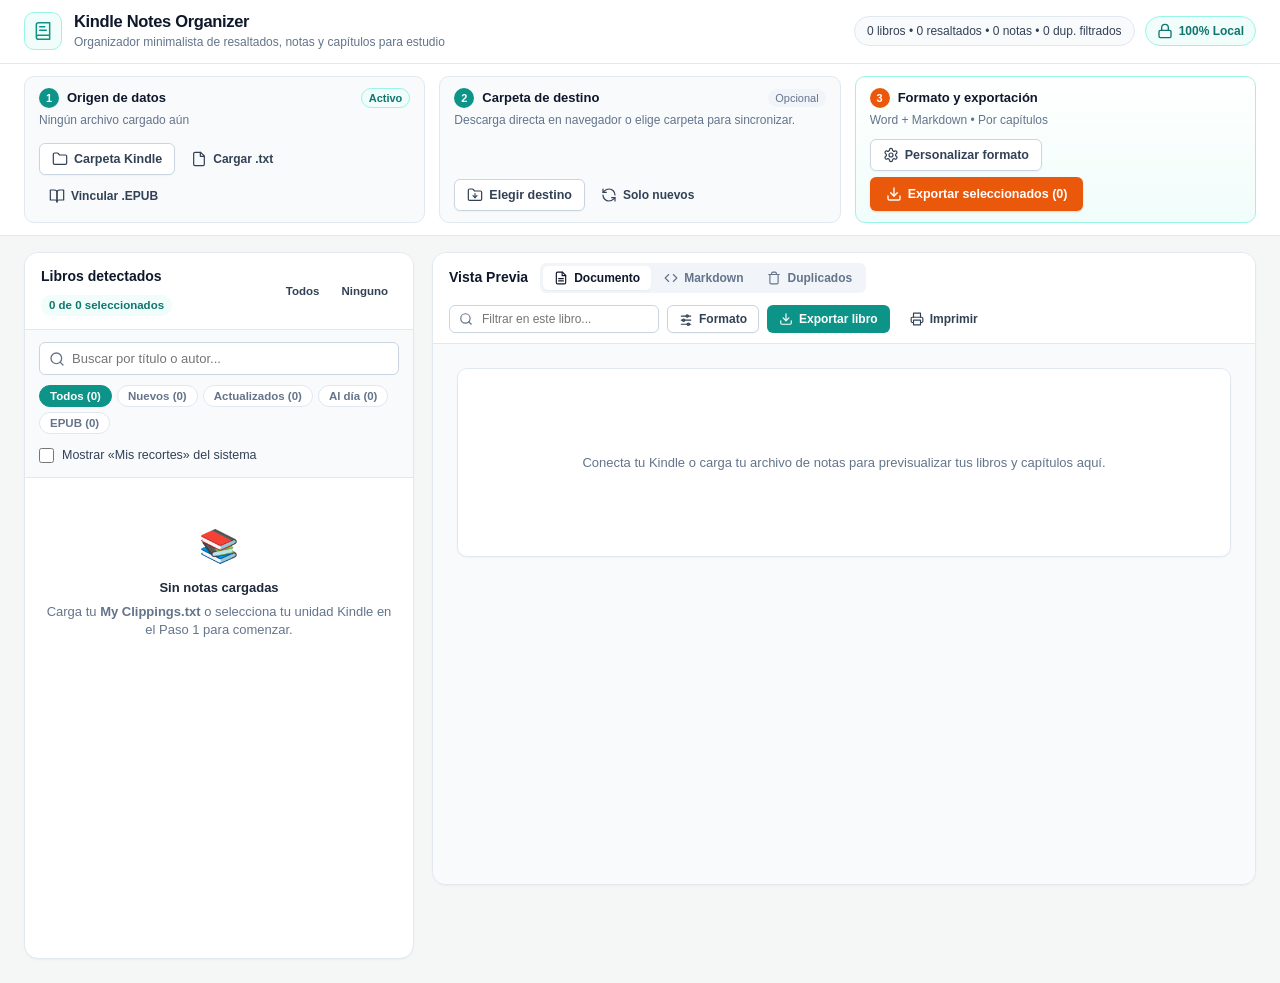
<file: index.html>
<!DOCTYPE html>
<html lang="es">
<head>
  <meta charset="UTF-8" />
  <meta name="viewport" content="width=device-width, initial-scale=1.0" />
  <meta
    http-equiv="Content-Security-Policy"
    content="default-src 'self'; script-src 'self'; style-src 'self' 'unsafe-inline'; img-src 'self' data: blob:; connect-src 'none'; object-src 'none'; base-uri 'none'; form-action 'none';"
  />
  <title>Kindle Notes Organizer — Estudio y Exportación Inteligente</title>
  <link rel="stylesheet" href="./src/styles/main.css" />
</head>
<body>
  <!-- Minimalist Top Header -->
  <header class="app-header">
    <div class="brand-group">
      <div class="brand-icon" aria-hidden="true">
        <svg class="icon-svg icon-lg" viewBox="0 0 24 24" fill="none" stroke="currentColor" stroke-width="1.8" stroke-linecap="round" stroke-linejoin="round">
          <path d="M4 19.5v-15A2.5 2.5 0 0 1 6.5 2H20v20H6.5a2.5 2.5 0 0 1 0-5H20" />
          <path d="M8 7h6" />
          <path d="M8 11h8" />
        </svg>
      </div>
      <div>
        <h1 class="brand-title">Kindle Notes Organizer</h1>
        <p class="brand-subtitle">Organizador minimalista de resaltados, notas y capítulos para estudio</p>
      </div>
    </div>

    <div class="header-badges">
      <div id="header-global-stats" class="stats-pill">Cargando catálogo...</div>
      <div class="security-pill" title="Ejecución 100% aislada en el navegador, sin servidor externo ni conexiones de red (CSP connect-src: none)">
        <svg class="icon-svg icon-sm" aria-hidden="true" viewBox="0 0 24 24" fill="none" stroke="currentColor" stroke-width="2" stroke-linecap="round" stroke-linejoin="round">
          <rect width="18" height="11" x="3" y="11" rx="2" ry="2" />
          <path d="M7 11V7a5 5 0 0 1 10 0v4" />
        </svg>
        <span>100% Local</span>
      </div>
    </div>
  </header>

  <!-- Streamlined 3-Step Workflow Ribbon (Progressive Disclosure) -->
  <section class="workflow-bar" aria-label="Flujo de trabajo en 3 pasos">
    <!-- Step 1: Source -->
    <div class="workflow-step">
      <div class="step-top">
        <div class="step-head">
          <span class="step-number">1</span>
          <span class="step-title">Origen de datos</span>
          <span class="step-status-tag">Activo</span>
        </div>
        <div id="source-status-desc" class="step-desc">Detectando My Clippings.txt...</div>
      </div>
      <div class="step-actions">
        <button type="button" id="btn-pick-kindle-folder" class="btn btn-secondary">
          <svg class="icon-svg icon-sm" aria-hidden="true" viewBox="0 0 24 24" fill="none" stroke="currentColor" stroke-width="1.8" stroke-linecap="round" stroke-linejoin="round">
            <path d="M20 20a2 2 0 0 0 2-2V8a2 2 0 0 0-2-2h-7.9a2 2 0 0 1-1.69-.9L9.6 3.9A2 2 0 0 0 7.93 3H4a2 2 0 0 0-2 2v13a2 2 0 0 0 2 2Z" />
          </svg>
          <span>Carpeta Kindle</span>
        </button>
        <button type="button" id="btn-pick-clippings-file" class="btn btn-ghost" title="Cargar archivo My Clippings.txt manualmente">
          <svg class="icon-svg icon-sm" aria-hidden="true" viewBox="0 0 24 24" fill="none" stroke="currentColor" stroke-width="1.8" stroke-linecap="round" stroke-linejoin="round">
            <path d="M14.5 2H6a2 2 0 0 0-2 2v16a2 2 0 0 0 2 2h12a2 2 0 0 0 2-2V7.5L14.5 2z" />
            <polyline points="14 2 14 8 20 8" />
          </svg>
          <span>Cargar .txt</span>
        </button>
        <button type="button" id="btn-pick-epubs" class="btn btn-ghost" title="Vincular archivos .epub para extraer el índice real de capítulos">
          <svg class="icon-svg icon-sm" aria-hidden="true" viewBox="0 0 24 24" fill="none" stroke="currentColor" stroke-width="1.8" stroke-linecap="round" stroke-linejoin="round">
            <path d="M2 3h6a4 4 0 0 1 4 4v14a3 3 0 0 0-3-3H2z" />
            <path d="M22 3h-6a4 4 0 0 0-4 4v14a3 3 0 0 1 3-3h7z" />
          </svg>
          <span>Vincular .EPUB</span>
        </button>
        <input type="file" id="input-kindle-folder" webkitdirectory directory multiple style="display: none;" />
        <input type="file" id="input-clippings-file" accept=".txt" style="display: none;" />
        <input type="file" id="input-epubs" accept=".epub" multiple style="display: none;" />
      </div>
    </div>

    <!-- Step 2: Destination & Sync -->
    <div class="workflow-step">
      <div class="step-top">
        <div class="step-head">
          <span class="step-number">2</span>
          <span class="step-title">Carpeta de destino</span>
          <span class="step-optional-tag">Opcional</span>
        </div>
        <div id="dest-status-desc" class="step-desc">
          Elige dónde guardar para detectar exportaciones previas.
        </div>
      </div>
      <div class="step-actions">
        <button type="button" id="btn-pick-dest-folder" class="btn btn-secondary">
          <svg class="icon-svg icon-sm" aria-hidden="true" viewBox="0 0 24 24" fill="none" stroke="currentColor" stroke-width="1.8" stroke-linecap="round" stroke-linejoin="round">
            <path d="M4 20h16a2 2 0 0 0 2-2V8a2 2 0 0 0-2-2h-7.93a2 2 0 0 1-1.66-.9l-.82-1.2A2 2 0 0 0 7.93 3H4a2 2 0 0 0-2 2v13c0 1.1.9 2 2 2Z" />
            <path d="M12 10v6" />
            <path d="m9 13 3 3 3-3" />
          </svg>
          <span>Elegir destino</span>
        </button>
        <button type="button" id="btn-select-new-updated" class="btn btn-ghost" title="Seleccionar únicamente los libros nuevos o con notas nuevas">
          <svg class="icon-svg icon-sm" aria-hidden="true" viewBox="0 0 24 24" fill="none" stroke="currentColor" stroke-width="1.8" stroke-linecap="round" stroke-linejoin="round">
            <path d="M21 12a9 9 0 0 0-9-9 9.75 9.75 0 0 0-6.74 2.74L3 8" />
            <path d="M3 3v5h5" />
            <path d="M3 12a9 9 0 0 0 9 9 9.75 9.75 0 0 0 6.74-2.74L21 16" />
            <path d="M16 16h5v5" />
          </svg>
          <span>Solo nuevos</span>
        </button>
        <input type="file" id="input-dest-folder-fallback" webkitdirectory directory multiple style="display: none;" />
      </div>
    </div>

    <!-- Step 3: Customize & Batch Export -->
    <div class="workflow-step workflow-step-cta">
      <div class="step-top">
        <div class="step-head">
          <span class="step-number step-number-accent">3</span>
          <span class="step-title">Formato y exportación</span>
        </div>
        <div id="config-summary-text" class="step-desc">
          Word (.docx) + Markdown (.md) • Por capítulos
        </div>
      </div>
      <div class="step-actions step-actions-spread">
        <button type="button" id="btn-open-config" class="btn btn-secondary" aria-haspopup="dialog" aria-controls="config-drawer-backdrop">
          <svg class="icon-svg icon-sm" aria-hidden="true" viewBox="0 0 24 24" fill="none" stroke="currentColor" stroke-width="1.8" stroke-linecap="round" stroke-linejoin="round">
            <path d="M12.22 2h-.44a2 2 0 0 0-2 2v.18a2 2 0 0 1-1 1.73l-.43.25a2 2 0 0 1-2 0l-.15-.08a2 2 0 0 0-2.73.73l-.22.38a2 2 0 0 0 .73 2.73l.15.1a2 2 0 0 1 1 1.72v.51a2 2 0 0 1-1 1.74l-.15.09a2 2 0 0 0-.73 2.73l.22.38a2 2 0 0 0 2.73.73l.15-.08a2 2 0 0 1 2 0l.43.25a2 2 0 0 1 1 1.73V20a2 2 0 0 0 2 2h.44a2 2 0 0 0 2-2v-.18a2 2 0 0 1 1-1.73l.43-.25a2 2 0 0 1 2 0l.15.08a2 2 0 0 0 2.73-.73l.22-.39a2 2 0 0 0-.73-2.73l-.15-.08a2 2 0 0 1-1-1.74v-.5a2 2 0 0 1 1-1.74l.15-.09a2 2 0 0 0 .73-2.73l-.22-.38a2 2 0 0 0-2.73-.73l-.15.08a2 2 0 0 1-2 0l-.43-.25a2 2 0 0 1-1-1.73V4a2 2 0 0 0-2-2z" />
            <circle cx="12" cy="12" r="3" />
          </svg>
          <span>Personalizar formato</span>
        </button>

        <button type="button" id="btn-export-selected" class="btn btn-cta">
          <svg class="icon-svg icon-sm" aria-hidden="true" viewBox="0 0 24 24" fill="none" stroke="currentColor" stroke-width="2" stroke-linecap="round" stroke-linejoin="round">
            <path d="M21 15v4a2 2 0 0 1-2 2H5a2 2 0 0 1-2-2v-4" />
            <polyline points="7 10 12 15 17 10" />
            <line x1="12" x2="12" y1="15" y2="3" />
          </svg>
          <span id="btn-export-selected-label">Exportar seleccionados</span>
        </button>
      </div>
    </div>
  </section>

  <!-- Main 2-Column Workspace: Left Book List + Right Full-Height Document Preview -->
  <main class="workspace-grid">
    <!-- Left Column: Books Catalog -->
    <aside class="panel-card left-column" aria-label="Catálogo de libros">
      <div class="panel-header">
        <div class="panel-title-wrap">
          <h2 class="panel-title">Libros detectados</h2>
          <span id="selected-books-count" class="selection-counter-badge">0 seleccionados</span>
        </div>
        <div class="quick-select-group">
          <button type="button" id="btn-select-all" class="btn btn-ghost btn-xs">Todos</button>
          <button type="button" id="btn-select-none" class="btn btn-ghost btn-xs">Ninguno</button>
        </div>
      </div>

      <div class="catalog-controls">
        <div class="search-field-wrapper">
          <svg class="search-field-icon icon-svg icon-sm" aria-hidden="true" viewBox="0 0 24 24" fill="none" stroke="currentColor" stroke-width="2" stroke-linecap="round" stroke-linejoin="round">
            <circle cx="11" cy="11" r="8" />
            <path d="m21 21-4.3-4.3" />
          </svg>
          <input
            type="search"
            id="catalog-search-input"
            class="search-input has-icon"
            placeholder="Buscar por título o autor..."
            aria-label="Buscar libro por título o autor"
          />
        </div>

        <div id="catalog-filter-pills" class="filter-pills" role="tablist" aria-label="Filtrar libros"></div>

        <div class="selection-bar">
          <label class="checkbox-label">
            <input type="checkbox" id="cfg-show-system-book" />
            <span>Mostrar «Mis recortes» del sistema</span>
          </label>
        </div>
      </div>

      <div id="books-catalog-list" class="books-list"></div>
    </aside>

    <!-- Right Column: Full-Height Document Preview -->
    <section class="right-column" aria-label="Vista previa del documento">
      <div class="panel-card preview-card">
        <div class="preview-toolbar">
          <div class="preview-toolbar-left">
            <h2 id="preview-book-header-title" class="preview-book-heading">Vista Previa</h2>
            <div class="preview-tabs" role="tablist" aria-label="Modo de vista previa">
              <button type="button" class="preview-tab active" data-preview-tab="document">
                <svg class="icon-svg icon-xs" aria-hidden="true" viewBox="0 0 24 24" fill="none" stroke="currentColor" stroke-width="2" stroke-linecap="round" stroke-linejoin="round">
                  <path d="M14.5 2H6a2 2 0 0 0-2 2v16a2 2 0 0 0 2 2h12a2 2 0 0 0 2-2V7.5L14.5 2z" />
                  <polyline points="14 2 14 8 20 8" />
                  <line x1="16" x2="8" y1="13" y2="13" />
                  <line x1="16" x2="8" y1="17" y2="17" />
                </svg>
                <span>Documento</span>
              </button>
              <button type="button" class="preview-tab" data-preview-tab="markdown">
                <svg class="icon-svg icon-xs" aria-hidden="true" viewBox="0 0 24 24" fill="none" stroke="currentColor" stroke-width="2" stroke-linecap="round" stroke-linejoin="round">
                  <polyline points="16 18 22 12 16 6" />
                  <polyline points="8 6 2 12 8 18" />
                </svg>
                <span>Markdown</span>
              </button>
              <button type="button" id="tab-btn-duplicates" class="preview-tab" data-preview-tab="duplicates">
                <svg class="icon-svg icon-xs" aria-hidden="true" viewBox="0 0 24 24" fill="none" stroke="currentColor" stroke-width="2" stroke-linecap="round" stroke-linejoin="round">
                  <path d="M3 6h18" />
                  <path d="M19 6v14c0 1-1 2-2 2H7c-1 0-2-1-2-2V6" />
                  <path d="M8 6V4c0-1 1-2 2-2h4c1 0 2 1 2 2v2" />
                </svg>
                <span>Duplicados</span>
              </button>
            </div>
          </div>

          <div class="preview-toolbar-right">
            <div class="search-field-wrapper search-field-compact">
              <svg class="search-field-icon icon-svg icon-xs" aria-hidden="true" viewBox="0 0 24 24" fill="none" stroke="currentColor" stroke-width="2" stroke-linecap="round" stroke-linejoin="round">
                <circle cx="11" cy="11" r="8" />
                <path d="m21 21-4.3-4.3" />
              </svg>
              <input
                type="search"
                id="preview-search-input"
                class="search-input has-icon search-input-sm"
                placeholder="Filtrar en este libro..."
                aria-label="Filtrar notas en este libro"
              />
            </div>

            <button type="button" id="btn-open-config-toolbar" class="btn btn-secondary btn-sm" title="Abrir opciones avanzadas de formato y estructura">
              <svg class="icon-svg icon-xs" aria-hidden="true" viewBox="0 0 24 24" fill="none" stroke="currentColor" stroke-width="2" stroke-linecap="round" stroke-linejoin="round">
                <line x1="4" x2="20" y1="21" y2="21" />
                <line x1="4" x2="20" y1="14" y2="14" />
                <line x1="4" x2="20" y1="7" y2="7" />
                <circle cx="14" cy="7" r="2" />
                <circle cx="8" cy="14" r="2" />
                <circle cx="16" cy="21" r="2" />
              </svg>
              <span>Formato</span>
            </button>

            <button type="button" id="btn-export-active-book" class="btn btn-primary btn-sm" title="Exportar únicamente el libro previsualizado">
              <svg class="icon-svg icon-xs" aria-hidden="true" viewBox="0 0 24 24" fill="none" stroke="currentColor" stroke-width="2" stroke-linecap="round" stroke-linejoin="round">
                <path d="M21 15v4a2 2 0 0 1-2 2H5a2 2 0 0 1-2-2v-4" />
                <polyline points="7 10 12 15 17 10" />
                <line x1="12" x2="12" y1="15" y2="3" />
              </svg>
              <span>Exportar libro</span>
            </button>

            <button type="button" id="btn-print-active-book" class="btn btn-ghost btn-sm" title="Imprimir o guardar vista actual como PDF">
              <svg class="icon-svg icon-xs" aria-hidden="true" viewBox="0 0 24 24" fill="none" stroke="currentColor" stroke-width="2" stroke-linecap="round" stroke-linejoin="round">
                <polyline points="6 9 6 2 18 2 18 9" />
                <path d="M6 18H4a2 2 0 0 1-2-2v-5a2 2 0 0 1 2-2h16a2 2 0 0 1 2 2v5a2 2 0 0 1-2 2h-2" />
                <rect width="12" height="8" x="6" y="14" />
              </svg>
              <span>Imprimir</span>
            </button>
          </div>
        </div>

        <div class="document-viewport">
          <div id="live-preview-container" class="document-sheet"></div>
        </div>
      </div>
    </section>
  </main>

  <!-- Slide-Over Drawer: Advanced Format & Structure Settings (Progressive Disclosure) -->
  <div id="config-drawer-backdrop" class="drawer-backdrop" style="display: none;" role="dialog" aria-modal="true" aria-labelledby="drawer-config-title">
    <aside class="drawer-panel config-panel">
      <div class="drawer-header">
        <div>
          <h3 id="drawer-config-title" class="drawer-title">Personalizar formato y estructura</h3>
          <p class="drawer-subtitle">Los cambios se aplican en tiempo real sobre la vista previa y futuras exportaciones.</p>
        </div>
        <button type="button" id="btn-close-config" class="btn btn-ghost btn-icon" aria-label="Cerrar panel de formato">
          <svg class="icon-svg icon-md" aria-hidden="true" viewBox="0 0 24 24" fill="none" stroke="currentColor" stroke-width="2" stroke-linecap="round" stroke-linejoin="round">
            <line x1="18" x2="6" y1="6" y2="18" />
            <line x1="6" x2="18" y1="6" y2="18" />
          </svg>
        </button>
      </div>

      <div class="drawer-body">
        <!-- 1. Output Formats -->
        <div class="config-section">
          <div class="config-section-title">1. Formatos de salida</div>
          <p class="config-section-desc">Elige uno o varios formatos para generar por cada libro seleccionado.</p>
          <div class="format-cards-grid">
            <label class="format-option-card">
              <input type="checkbox" id="fmt-docx" checked />
              <div class="format-option-content">
                <span class="format-option-name">Word (.docx)</span>
                <span class="format-option-hint">Editable con estilos nativos</span>
              </div>
            </label>
            <label class="format-option-card">
              <input type="checkbox" id="fmt-md" checked />
              <div class="format-option-content">
                <span class="format-option-name">Markdown (.md)</span>
                <span class="format-option-hint">Ideal para Obsidian y Notion</span>
              </div>
            </label>
            <label class="format-option-card">
              <input type="checkbox" id="fmt-pdf" />
              <div class="format-option-content">
                <span class="format-option-name">PDF (.pdf)</span>
                <span class="format-option-hint">Lectura directa e impresión</span>
              </div>
            </label>
          </div>
        </div>

        <!-- 2. Content & Hierarchy -->
        <div class="config-section">
          <div class="config-section-title">2. Contenido y jerarquía</div>
          <div class="config-fields-stack">
            <div class="field-group">
              <label class="field-label" for="cfg-content-filter">Qué anotaciones incluir</label>
              <select id="cfg-content-filter" class="config-select">
                <option value="all">Resaltados + Mis Notas vinculadas</option>
                <option value="highlights_only">Solo Resaltados</option>
                <option value="notes_only">Solo Mis Notas personales</option>
                <option value="commented_highlights">Solo Resaltados comentados (con Nota)</option>
              </select>
            </div>
            <div class="field-group">
              <label class="field-label" for="cfg-grouping-mode">Cómo organizar el documento</label>
              <select id="cfg-grouping-mode" class="config-select">
                <option value="chapters">Organizar por Capítulos / Secciones</option>
                <option value="by_tag">Organizar por Tipo (Dudas, Ideas, Referencias)</option>
                <option value="continuous">Orden continuo por Posición / Página</option>
              </select>
            </div>
          </div>
        </div>

        <!-- 3. Visual Separator & Conflict Policy -->
        <div class="config-section">
          <div class="config-section-title">3. Estilo visual y sincronización</div>
          <div class="config-fields-stack">
            <div class="field-group">
              <label class="field-label" for="cfg-separator-style">Diseño de cada cita</label>
              <select id="cfg-separator-style" class="config-select">
                <option value="callout_card">Tarjetas con borde lateral (Estudio)</option>
                <option value="divider_line">Línea divisoria horizontal (───)</option>
                <option value="numbered_list">Numeración secuencial (#1, #2...)</option>
                <option value="minimal_space">Compacto minimalista</option>
              </select>
            </div>
            <div class="field-group">
              <label class="field-label" for="cfg-conflict-policy">Si el archivo ya existe en la carpeta destino</label>
              <select id="cfg-conflict-policy" class="config-select">
                <option value="replace">Reemplazar exportación previa</option>
                <option value="keep_both">Conservar ambos (añadir fecha)</option>
                <option value="skip_existing">Omitir libro ya exportado</option>
              </select>
            </div>
          </div>
        </div>

        <!-- 4. Metadata per Note -->
        <div class="config-section">
          <div class="config-section-title">4. Metadatos visibles por cita</div>
          <div class="checkbox-grid">
            <label class="checkbox-label">
              <input type="checkbox" id="cfg-meta-page" checked />
              <span>Número de página (Pág. X)</span>
            </label>
            <label class="checkbox-label">
              <input type="checkbox" id="cfg-meta-location" checked />
              <span>Posición en Kindle (Pos. X-Y)</span>
            </label>
            <label class="checkbox-label">
              <input type="checkbox" id="cfg-meta-tags" checked />
              <span>Etiquetas de estudio (Duda, Ref, #tags)</span>
            </label>
            <label class="checkbox-label">
              <input type="checkbox" id="cfg-meta-date" />
              <span>Fecha y hora de creación</span>
            </label>
          </div>
        </div>

        <!-- 5. Study Extras & Deduplication -->
        <div class="config-section">
          <div class="config-section-title">5. Opciones de estudio y limpieza</div>
          <div class="checkbox-list">
            <label class="checkbox-label">
              <input type="checkbox" id="cfg-exec-summary" checked />
              <span>Incluir resumen ejecutivo de Mis Notas y Dudas al inicio</span>
            </label>
            <label class="checkbox-label">
              <input type="checkbox" id="cfg-include-bookmarks" />
              <span>Incluir marcadores de página (Bookmarks) al final</span>
            </label>
            <label class="checkbox-label">
              <input type="checkbox" id="cfg-author-filename" />
              <span>Añadir nombre del autor al archivo exportado</span>
            </label>
          </div>
          <div class="field-group" style="margin-top: 12px;">
            <label class="field-label" for="cfg-dedup-strategy">Criterio al fusionar resaltados duplicados</label>
            <select id="cfg-dedup-strategy" class="config-select">
              <option value="latest">Conservar mi última corrección (más reciente)</option>
              <option value="longest">Conservar la versión más extensa</option>
            </select>
          </div>
        </div>
      </div>

      <div class="drawer-footer">
        <button type="button" id="btn-reset-config" class="btn btn-ghost">Restaurar predeterminados</button>
        <button type="button" id="btn-done-config" class="btn btn-primary">Listo</button>
      </div>
    </aside>
  </div>

  <!-- Modal for Editing Book Title & Author -->
  <div id="modal-edit-book" class="modal-backdrop" style="display: none;" role="dialog" aria-modal="true" aria-labelledby="modal-edit-book-title">
    <div class="modal-box">
      <h3 id="modal-edit-book-title" class="modal-title">Editar título y autor</h3>
      <form id="form-edit-book" class="modal-form">
        <div class="field-group">
          <label class="field-label" for="edit-book-title-input">Título limpio para exportación</label>
          <input type="text" id="edit-book-title-input" class="search-input" required />
        </div>
        <div class="field-group">
          <label class="field-label" for="edit-book-author-input">Autor</label>
          <input type="text" id="edit-book-author-input" class="search-input" />
        </div>
        <div class="modal-actions">
          <button type="button" id="btn-cancel-edit-book" class="btn btn-secondary">Cancelar</button>
          <button type="submit" class="btn btn-primary">Guardar cambios</button>
        </div>
      </form>
    </div>
  </div>

  <!-- Toast Container -->
  <div id="toast-container" class="toast-container" aria-live="polite"></div>

  <script src="./src/bundle.js"></script>
</body>
</html>
</file>
<file: src/styles/main.css>
:root {
  /* ui-ux-pro-max Design System Tokens — Minimalism & Swiss Style */
  --color-primary: #0d9488;
  --color-primary-hover: #0f766e;
  --color-primary-soft: #f0fdfa;
  --color-primary-border: #99f6e4;
  --color-secondary: #14b8a6;
  --color-accent: #ea580c;
  --color-accent-hover: #c2410c;
  --color-ring: #0d9488;

  --bg-app: #f4f7f6;
  --bg-surface: #ffffff;
  --bg-subtle: #f8fafc;
  --bg-muted: #f1f5f9;
  --bg-note-soft: #fffbeb;
  --bg-success-soft: #ecfdf5;
  --bg-warning-soft: #fff7ed;

  --text-primary: #0f172a;
  --text-secondary: #334155;
  --text-muted: #64748b;

  --border-color: #e2e8f0;
  --border-strong: #cbd5e1;

  /* Spacing Rhythm (4px / 8px base) */
  --space-xs: 4px;
  --space-sm: 8px;
  --space-md: 16px;
  --space-lg: 24px;
  --space-xl: 32px;

  --radius-sm: 6px;
  --radius-md: 10px;
  --radius-lg: 14px;

  --shadow-sm: 0 1px 2px rgba(15, 23, 42, 0.04);
  --shadow-md: 0 4px 12px rgba(15, 23, 42, 0.06);
  --shadow-lg: 0 12px 28px rgba(15, 23, 42, 0.12);
  --shadow-xl: 0 20px 40px rgba(15, 23, 42, 0.18);

  --transition-fast: 160ms cubic-bezier(0.16, 1, 0.3, 1);
  --transition-base: 220ms cubic-bezier(0.16, 1, 0.3, 1);
}

* {
  box-sizing: border-box;
  margin: 0;
  padding: 0;
}

body {
  font-family: "Plus Jakarta Sans", "Inter", -apple-system, BlinkMacSystemFont, "Segoe UI", Roboto, sans-serif;
  background-color: var(--bg-app);
  color: var(--text-primary);
  line-height: 1.5;
  font-size: 14px;
  -webkit-font-smoothing: antialiased;
}

/* Vector Icon Tokens */
.icon-svg {
  display: inline-block;
  vertical-align: middle;
  flex-shrink: 0;
}

.icon-xs {
  width: 14px;
  height: 14px;
}

.icon-sm {
  width: 16px;
  height: 16px;
}

.icon-md {
  width: 18px;
  height: 18px;
}

.icon-lg {
  width: 20px;
  height: 20px;
}

/* Keyboard Focus Ring (WCAG 2.2 AA/AAA) */
button:focus-visible,
input:focus-visible,
select:focus-visible,
[tabindex]:focus-visible {
  outline: 2px solid var(--color-ring);
  outline-offset: 2px;
}

/* Minimalist Top Header */
.app-header {
  background: var(--bg-surface);
  color: var(--text-primary);
  padding: 12px 24px;
  display: flex;
  align-items: center;
  justify-content: space-between;
  gap: 16px;
  flex-wrap: wrap;
  border-bottom: 1px solid var(--border-color);
}

.brand-group {
  display: flex;
  align-items: center;
  gap: 12px;
}

.brand-icon {
  width: 38px;
  height: 38px;
  border-radius: var(--radius-md);
  background: var(--color-primary-soft);
  border: 1px solid var(--color-primary-border);
  color: var(--color-primary);
  display: flex;
  align-items: center;
  justify-content: center;
}

.brand-title {
  font-size: 16.5px;
  font-weight: 700;
  letter-spacing: -0.02em;
  color: var(--text-primary);
  line-height: 1.2;
}

.brand-subtitle {
  font-size: 12px;
  color: var(--text-muted);
  margin-top: 1px;
}

.header-badges {
  display: flex;
  align-items: center;
  gap: 10px;
  flex-wrap: wrap;
}

.stats-pill {
  background: var(--bg-subtle);
  border: 1px solid var(--border-color);
  color: var(--text-secondary);
  padding: 5px 12px;
  border-radius: 999px;
  font-size: 12px;
  font-weight: 500;
  display: inline-flex;
  align-items: center;
  gap: 8px;
}

.security-pill {
  background: var(--color-primary-soft);
  border: 1px solid var(--color-primary-border);
  color: var(--color-primary-hover);
  padding: 5px 11px;
  border-radius: 999px;
  font-size: 12px;
  font-weight: 600;
  display: inline-flex;
  align-items: center;
  gap: 6px;
}

/* Streamlined 3-Step Workflow Ribbon */
.workflow-bar {
  background: var(--bg-surface);
  border-bottom: 1px solid var(--border-color);
  padding: 12px 24px;
  display: grid;
  grid-template-columns: repeat(3, 1fr);
  gap: 14px;
}

.workflow-step {
  background: var(--bg-subtle);
  border: 1px solid var(--border-color);
  border-radius: var(--radius-md);
  padding: 11px 14px;
  display: flex;
  flex-direction: column;
  justify-content: space-between;
  gap: 10px;
  transition: border-color var(--transition-fast), box-shadow var(--transition-fast);
}

.workflow-step:hover {
  border-color: var(--border-strong);
}

.workflow-step-cta {
  background: linear-gradient(180deg, #ffffff 0%, var(--color-primary-soft) 100%);
  border-color: var(--color-primary-border);
}

.step-top {
  display: flex;
  flex-direction: column;
  gap: 3px;
}

.step-head {
  display: flex;
  align-items: center;
  gap: 8px;
}

.step-number {
  width: 20px;
  height: 20px;
  border-radius: 999px;
  background: var(--color-primary);
  color: #ffffff;
  font-size: 11px;
  font-weight: 700;
  display: inline-flex;
  align-items: center;
  justify-content: center;
  flex-shrink: 0;
}

.step-number-accent {
  background: var(--color-accent);
}

.step-title {
  font-weight: 700;
  font-size: 13px;
  color: var(--text-primary);
}

.step-status-tag {
  margin-left: auto;
  font-size: 11px;
  font-weight: 600;
  color: var(--color-primary-hover);
  background: var(--color-primary-soft);
  border: 1px solid var(--color-primary-border);
  padding: 1px 7px;
  border-radius: 999px;
}

.step-optional-tag {
  margin-left: auto;
  font-size: 11px;
  font-weight: 500;
  color: var(--text-muted);
  background: var(--bg-muted);
  padding: 1px 7px;
  border-radius: 999px;
}

.step-desc {
  font-size: 12px;
  color: var(--text-muted);
  white-space: nowrap;
  overflow: hidden;
  text-overflow: ellipsis;
}

.step-actions {
  display: flex;
  align-items: center;
  gap: 6px;
  flex-wrap: wrap;
}

.step-actions-spread {
  justify-content: space-between;
}

/* Buttons */
.btn {
  display: inline-flex;
  align-items: center;
  justify-content: center;
  gap: 6px;
  padding: 7px 12px;
  font-size: 12.5px;
  font-weight: 600;
  font-family: inherit;
  border-radius: var(--radius-sm);
  border: 1px solid transparent;
  cursor: pointer;
  transition: background-color var(--transition-fast), border-color var(--transition-fast), color var(--transition-fast), transform var(--transition-fast), box-shadow var(--transition-fast);
  text-decoration: none;
  white-space: nowrap;
}

.btn:disabled {
  opacity: 0.5;
  cursor: not-allowed;
}

.btn-primary {
  background: var(--color-primary);
  color: #ffffff;
}

.btn-primary:hover:not(:disabled) {
  background: var(--color-primary-hover);
}

.btn-cta {
  background: var(--color-accent);
  color: #ffffff;
  padding: 8px 15px;
  box-shadow: 0 1px 2px rgba(234, 88, 12, 0.25);
}

.btn-cta:hover:not(:disabled) {
  background: var(--color-accent-hover);
  transform: translateY(-1px);
}

.btn-secondary {
  background: var(--bg-surface);
  color: var(--text-secondary);
  border-color: var(--border-strong);
  box-shadow: var(--shadow-sm);
}

.btn-secondary:hover:not(:disabled) {
  background: var(--bg-subtle);
  border-color: #94a3b8;
  color: var(--text-primary);
}

.btn-ghost {
  background: transparent;
  color: var(--text-secondary);
  padding: 6px 9px;
  font-size: 12px;
}

.btn-ghost:hover:not(:disabled) {
  background: var(--bg-muted);
  color: var(--text-primary);
}

.btn-sm {
  padding: 6px 11px;
  font-size: 12px;
}

.btn-xs {
  padding: 4px 8px;
  font-size: 11.5px;
  border-radius: 5px;
}

.btn-icon {
  padding: 6px;
  border-radius: var(--radius-sm);
}

/* Main 2-Column Workspace Grid */
.workspace-grid {
  display: grid;
  grid-template-columns: 390px 1fr;
  gap: 18px;
  padding: 16px 24px 24px;
  max-width: 1720px;
  margin: 0 auto;
  align-items: start;
}

/* Panels */
.panel-card {
  background: var(--bg-surface);
  border: 1px solid var(--border-color);
  border-radius: var(--radius-lg);
  box-shadow: var(--shadow-sm);
  overflow: hidden;
}

.panel-header {
  padding: 13px 16px;
  border-bottom: 1px solid var(--border-color);
  display: flex;
  align-items: center;
  justify-content: space-between;
  gap: 10px;
  background: var(--bg-surface);
}

.panel-title-wrap {
  display: flex;
  align-items: center;
  gap: 8px;
  flex-wrap: wrap;
}

.panel-title {
  font-size: 14px;
  font-weight: 700;
  color: var(--text-primary);
}

.selection-counter-badge {
  font-size: 11.5px;
  font-weight: 600;
  color: var(--color-primary-hover);
  background: var(--color-primary-soft);
  padding: 2px 8px;
  border-radius: 999px;
}

.quick-select-group {
  display: flex;
  gap: 4px;
}

/* Left Column: Books Catalog */
.catalog-controls {
  padding: 12px 14px;
  border-bottom: 1px solid var(--border-color);
  background: var(--bg-subtle);
  display: flex;
  flex-direction: column;
  gap: 10px;
}

.search-field-wrapper {
  position: relative;
  display: flex;
  align-items: center;
  width: 100%;
}

.search-field-compact {
  width: 210px;
}

.search-field-icon {
  position: absolute;
  left: 10px;
  color: var(--text-muted);
  pointer-events: none;
}

.search-input {
  width: 100%;
  padding: 8px 12px;
  border: 1px solid var(--border-strong);
  border-radius: var(--radius-sm);
  font-size: 13px;
  font-family: inherit;
  background: var(--bg-surface);
  color: var(--text-primary);
  transition: border-color var(--transition-fast), box-shadow var(--transition-fast);
}

.search-input.has-icon {
  padding-left: 32px;
}

.search-input-sm {
  padding-top: 6px;
  padding-bottom: 6px;
  font-size: 12px;
}

.search-input:focus {
  border-color: var(--color-primary);
  outline: none;
  box-shadow: 0 0 0 3px rgba(13, 148, 136, 0.14);
}

.filter-pills {
  display: flex;
  gap: 5px;
  flex-wrap: wrap;
}

.filter-pill {
  padding: 4px 10px;
  font-size: 11.5px;
  font-weight: 600;
  font-family: inherit;
  border-radius: 999px;
  border: 1px solid var(--border-color);
  background: var(--bg-surface);
  color: var(--text-muted);
  cursor: pointer;
  transition: all var(--transition-fast);
}

.filter-pill:hover {
  color: var(--text-primary);
  border-color: var(--border-strong);
}

.filter-pill.active {
  background: var(--color-primary);
  color: #ffffff;
  border-color: var(--color-primary);
}

.selection-bar {
  display: flex;
  align-items: center;
  justify-content: space-between;
  font-size: 12px;
  color: var(--text-muted);
  padding-top: 2px;
}

.books-list {
  max-height: calc(100vh - 305px);
  min-height: 480px;
  overflow-y: auto;
}

.book-item {
  padding: 12px 14px;
  border-bottom: 1px solid var(--border-color);
  display: flex;
  align-items: flex-start;
  gap: 11px;
  cursor: pointer;
  transition: background-color var(--transition-fast);
  position: relative;
}

.book-item:hover {
  background: var(--bg-subtle);
}

.book-item.active-book {
  background: var(--color-primary-soft);
  box-shadow: inset 3px 0 0 var(--color-primary);
}

.book-checkbox {
  margin-top: 3px;
  width: 16px;
  height: 16px;
  accent-color: var(--color-primary);
  cursor: pointer;
  flex-shrink: 0;
}

.book-info {
  flex: 1;
  min-width: 0;
}

.book-title-row {
  display: flex;
  align-items: flex-start;
  justify-content: space-between;
  gap: 6px;
}

.book-title {
  font-weight: 600;
  font-size: 13.5px;
  color: var(--text-primary);
  line-height: 1.35;
  word-break: break-word;
}

.book-item.active-book .book-title {
  font-weight: 700;
  color: #0f172a;
}

.book-edit-btn {
  opacity: 0;
  transition: opacity var(--transition-fast);
  color: var(--text-muted);
  padding: 3px 5px;
}

.book-item:hover .book-edit-btn,
.book-edit-btn:focus-visible {
  opacity: 1;
}

.book-author {
  font-size: 12px;
  color: var(--text-muted);
  margin-top: 2px;
  white-space: nowrap;
  overflow: hidden;
  text-overflow: ellipsis;
}

.book-badges-row {
  display: flex;
  align-items: center;
  gap: 6px;
  flex-wrap: wrap;
  margin-top: 7px;
}

.badge {
  display: inline-flex;
  align-items: center;
  gap: 4px;
  padding: 2px 7px;
  border-radius: 5px;
  font-size: 11px;
  font-weight: 600;
  line-height: 1.4;
}

.badge-hl {
  background: var(--bg-muted);
  color: var(--text-secondary);
}

.badge-note {
  background: #fef3c7;
  color: #92400e;
}

.badge-dup {
  background: transparent;
  color: var(--text-muted);
  border: 1px solid var(--border-color);
}

.badge-dup:hover {
  background: var(--bg-muted);
  color: var(--text-primary);
}

.badge-epub {
  background: var(--color-primary-soft);
  color: var(--color-primary-hover);
  border: 1px solid var(--color-primary-border);
}

.badge-sync-new {
  background: #e0f2fe;
  color: #0369a1;
}

.badge-sync-updated {
  background: #ffedd5;
  color: #9a3412;
}

.badge-sync-uptodate {
  background: #dcfce7;
  color: #15803d;
}

/* Right Column: Full-Height Document Preview */
.right-column {
  display: flex;
  flex-direction: column;
  min-width: 0;
}

.preview-card {
  display: flex;
  flex-direction: column;
}

.preview-toolbar {
  padding: 10px 16px;
  background: var(--bg-surface);
  border-bottom: 1px solid var(--border-color);
  display: flex;
  align-items: center;
  justify-content: space-between;
  gap: 12px;
  flex-wrap: wrap;
}

.preview-toolbar-left {
  display: flex;
  align-items: center;
  gap: 12px;
  flex-wrap: wrap;
  min-width: 0;
}

.preview-book-heading {
  font-size: 14px;
  font-weight: 700;
  color: var(--text-primary);
  max-width: 340px;
  white-space: nowrap;
  overflow: hidden;
  text-overflow: ellipsis;
}

.preview-tabs {
  display: inline-flex;
  background: var(--bg-muted);
  padding: 3px;
  border-radius: var(--radius-sm);
  gap: 2px;
}

.preview-tab {
  display: inline-flex;
  align-items: center;
  gap: 6px;
  padding: 5px 11px;
  font-size: 12px;
  font-weight: 600;
  font-family: inherit;
  border-radius: 5px;
  border: none;
  background: transparent;
  color: var(--text-muted);
  cursor: pointer;
  transition: all var(--transition-fast);
}

.preview-tab:hover {
  color: var(--text-primary);
}

.preview-tab.active {
  background: var(--bg-surface);
  color: var(--text-primary);
  box-shadow: var(--shadow-sm);
}

.preview-toolbar-right {
  display: flex;
  align-items: center;
  gap: 8px;
  flex-wrap: wrap;
}

/* Editorial Document Sheet */
.document-viewport {
  background: var(--bg-subtle);
  padding: 24px;
  max-height: calc(100vh - 220px);
  min-height: 540px;
  overflow-y: auto;
}

.document-sheet {
  max-width: 840px;
  margin: 0 auto;
  padding: 40px 48px;
  background: var(--bg-surface);
  border: 1px solid var(--border-color);
  border-radius: var(--radius-md);
  box-shadow: var(--shadow-sm);
}

.doc-title {
  font-size: 24px;
  font-weight: 800;
  color: var(--text-primary);
  line-height: 1.25;
  letter-spacing: -0.02em;
  text-wrap: balance;
}

.doc-subtitle {
  font-size: 13.5px;
  color: var(--text-muted);
  margin-top: 6px;
  margin-bottom: 20px;
}

.doc-stats-banner {
  background: var(--bg-subtle);
  border: 1px solid var(--border-color);
  border-left: 3px solid var(--color-primary);
  padding: 10px 16px;
  border-radius: var(--radius-sm);
  font-size: 12.5px;
  color: var(--text-secondary);
  margin-bottom: 24px;
  display: flex;
  gap: 18px;
  flex-wrap: wrap;
}

.doc-exec-box {
  background: var(--bg-note-soft);
  border: 1px solid #fde68a;
  border-left: 3px solid #f59e0b;
  border-radius: var(--radius-sm);
  padding: 16px 20px;
  margin-bottom: 28px;
}

.doc-exec-title {
  font-size: 13.5px;
  font-weight: 700;
  color: #92400e;
  margin-bottom: 10px;
}

.doc-exec-item {
  margin-bottom: 8px;
  font-size: 13px;
}

.doc-section-heading {
  font-size: 16px;
  font-weight: 700;
  color: var(--text-primary);
  border-bottom: 1px solid var(--border-color);
  padding-bottom: 8px;
  margin-top: 30px;
  margin-bottom: 16px;
  letter-spacing: -0.01em;
}

/* Note Separator Styles in Preview */
.doc-item {
  margin-bottom: 18px;
}

.doc-item.style-callout_card {
  background: var(--bg-subtle);
  border-left: 3px solid var(--color-primary);
  padding: 14px 18px;
  border-radius: 0 var(--radius-sm) var(--radius-sm) 0;
}

.doc-item.style-divider_line {
  padding-bottom: 18px;
  border-bottom: 1px solid var(--border-color);
}

.doc-item.style-numbered_list {
  padding-left: 8px;
}

.doc-item-meta {
  font-size: 11.5px;
  font-weight: 600;
  color: var(--text-muted);
  margin-bottom: 6px;
  display: flex;
  align-items: center;
  gap: 8px;
  flex-wrap: wrap;
}

.doc-quote-text {
  font-family: Georgia, Cambria, "Times New Roman", serif;
  font-size: 15.5px;
  line-height: 1.7;
  color: var(--text-primary);
  white-space: pre-wrap;
}

.doc-personal-note {
  margin-top: 10px;
  background: var(--bg-note-soft);
  border-left: 3px solid #f59e0b;
  padding: 9px 14px;
  border-radius: 0 var(--radius-sm) var(--radius-sm) 0;
  font-size: 13.5px;
  color: #78350f;
}

.markdown-code-preview {
  font-family: "Cascadia Code", Consolas, monospace;
  font-size: 12.5px;
  background: #0f172a;
  color: #e2e8f0;
  padding: 22px;
  border-radius: var(--radius-sm);
  white-space: pre-wrap;
  overflow-x: auto;
  line-height: 1.6;
}

/* Duplicates Audit Cards */
.dup-card {
  border: 1px solid var(--border-color);
  border-radius: var(--radius-sm);
  padding: 14px;
  margin-bottom: 12px;
  background: var(--bg-subtle);
}

.dup-diff-grid {
  display: grid;
  grid-template-columns: 1fr 1fr;
  gap: 12px;
  margin-top: 8px;
}

.dup-discarded {
  background: #fef2f2;
  border-left: 3px solid #ef4444;
  padding: 8px 10px;
  font-size: 12.5px;
  color: #7f1d1d;
  border-radius: 0 4px 4px 0;
}

.dup-kept {
  background: #ecfdf5;
  border-left: 3px solid #10b981;
  padding: 8px 10px;
  font-size: 12.5px;
  color: #064e3b;
  border-radius: 0 4px 4px 0;
}

/* Slide-Over Customization Drawer (Progressive Disclosure) */
.drawer-backdrop {
  position: fixed;
  inset: 0;
  background: rgba(15, 23, 42, 0.38);
  backdrop-filter: blur(3px);
  display: flex;
  justify-content: flex-end;
  z-index: 1000;
}

.drawer-panel {
  background: var(--bg-surface);
  width: 100%;
  max-width: 480px;
  height: 100%;
  box-shadow: var(--shadow-xl);
  display: flex;
  flex-direction: column;
  border-left: 1px solid var(--border-color);
  animation: slideInDrawer var(--transition-base);
}

@keyframes slideInDrawer {
  from {
    transform: translateX(24px);
    opacity: 0;
  }
  to {
    transform: translateX(0);
    opacity: 1;
  }
}

.drawer-header {
  padding: 20px 24px;
  border-bottom: 1px solid var(--border-color);
  display: flex;
  align-items: flex-start;
  justify-content: space-between;
  gap: 12px;
}

.drawer-title {
  font-size: 16px;
  font-weight: 700;
  color: var(--text-primary);
}

.drawer-subtitle {
  font-size: 12.5px;
  color: var(--text-muted);
  margin-top: 3px;
}

.drawer-body {
  padding: 20px 24px;
  overflow-y: auto;
  flex: 1;
  display: flex;
  flex-direction: column;
  gap: 22px;
}

.drawer-footer {
  padding: 14px 24px;
  border-top: 1px solid var(--border-color);
  background: var(--bg-subtle);
  display: flex;
  align-items: center;
  justify-content: space-between;
  gap: 12px;
}

.config-section {
  display: flex;
  flex-direction: column;
  gap: 10px;
  padding-bottom: 20px;
  border-bottom: 1px solid var(--border-color);
}

.config-section:last-child {
  border-bottom: none;
  padding-bottom: 0;
}

.config-section-title {
  font-size: 12px;
  font-weight: 700;
  text-transform: uppercase;
  letter-spacing: 0.04em;
  color: var(--color-primary-hover);
}

.config-section-desc {
  font-size: 12px;
  color: var(--text-muted);
  margin-top: -4px;
}

.format-cards-grid {
  display: grid;
  grid-template-columns: repeat(3, 1fr);
  gap: 8px;
}

.format-option-card {
  display: flex;
  align-items: flex-start;
  gap: 8px;
  padding: 10px 11px;
  border: 1px solid var(--border-strong);
  border-radius: var(--radius-sm);
  background: var(--bg-surface);
  cursor: pointer;
  transition: all var(--transition-fast);
}

.format-option-card:hover {
  border-color: var(--color-primary);
  background: var(--bg-subtle);
}

.format-option-card:has(input:checked) {
  border-color: var(--color-primary);
  background: var(--color-primary-soft);
}

.format-option-card input {
  margin-top: 2px;
  accent-color: var(--color-primary);
  width: 15px;
  height: 15px;
}

.format-option-content {
  display: flex;
  flex-direction: column;
  gap: 2px;
}

.format-option-name {
  font-size: 12.5px;
  font-weight: 700;
  color: var(--text-primary);
}

.format-option-hint {
  font-size: 11px;
  color: var(--text-muted);
  line-height: 1.3;
}

.config-fields-stack {
  display: flex;
  flex-direction: column;
  gap: 12px;
}

.field-group {
  display: flex;
  flex-direction: column;
  gap: 5px;
}

.field-label {
  font-size: 12.5px;
  font-weight: 600;
  color: var(--text-secondary);
}

.config-select {
  padding: 8px 11px;
  border: 1px solid var(--border-strong);
  border-radius: var(--radius-sm);
  font-size: 13px;
  font-family: inherit;
  background: var(--bg-surface);
  color: var(--text-primary);
  cursor: pointer;
}

.config-select:focus {
  border-color: var(--color-primary);
  outline: none;
  box-shadow: 0 0 0 3px rgba(13, 148, 136, 0.14);
}

.checkbox-grid {
  display: grid;
  grid-template-columns: 1fr 1fr;
  gap: 8px;
}

.checkbox-list {
  display: flex;
  flex-direction: column;
  gap: 8px;
}

.checkbox-label {
  display: inline-flex;
  align-items: center;
  gap: 8px;
  font-size: 12.5px;
  color: var(--text-secondary);
  cursor: pointer;
}

.checkbox-label input {
  accent-color: var(--color-primary);
  width: 15px;
  height: 15px;
  cursor: pointer;
}

/* Modal */
.modal-backdrop {
  position: fixed;
  inset: 0;
  background: rgba(15, 23, 42, 0.45);
  backdrop-filter: blur(3px);
  display: flex;
  align-items: center;
  justify-content: center;
  z-index: 1100;
  padding: 20px;
}

.modal-box {
  background: var(--bg-surface);
  border-radius: var(--radius-lg);
  max-width: 480px;
  width: 100%;
  padding: 24px;
  box-shadow: var(--shadow-xl);
  border: 1px solid var(--border-color);
}

.modal-title {
  font-size: 16px;
  font-weight: 700;
  margin-bottom: 16px;
  color: var(--text-primary);
}

.modal-form {
  display: flex;
  flex-direction: column;
  gap: 14px;
}

.modal-actions {
  display: flex;
  justify-content: flex-end;
  gap: 8px;
  margin-top: 6px;
}

/* Toast Notification */
.toast-container {
  position: fixed;
  bottom: 20px;
  right: 20px;
  z-index: 9999;
  display: flex;
  flex-direction: column;
  gap: 8px;
}

.toast {
  background: #0f172a;
  color: #ffffff;
  padding: 12px 16px;
  border-radius: var(--radius-md);
  box-shadow: var(--shadow-lg);
  font-size: 13px;
  font-weight: 500;
  border-left: 4px solid var(--color-primary);
  max-width: 420px;
}

/* Responsive Breakpoints (1120px, 768px, 375px) */
@media (max-width: 1120px) {
  .workflow-bar {
    grid-template-columns: 1fr;
  }
  .workspace-grid {
    grid-template-columns: 1fr;
  }
  .books-list {
    max-height: 360px;
    min-height: 240px;
  }
}

@media (max-width: 768px) {
  .app-header,
  .workflow-bar,
  .workspace-grid {
    padding-left: 14px;
    padding-right: 14px;
  }
  .document-viewport {
    padding: 12px;
  }
  .document-sheet {
    padding: 24px 20px;
  }
  .format-cards-grid,
  .checkbox-grid,
  .dup-diff-grid {
    grid-template-columns: 1fr;
  }
}

/* Reduced Motion Compliance */
@media (prefers-reduced-motion: reduce) {
  *,
  *::before,
  *::after {
    animation-duration: 0.01ms !important;
    animation-iteration-count: 1 !important;
    transition-duration: 0.01ms !important;
    scroll-behavior: auto !important;
  }
}

@media print {
  .app-header,
  .workflow-bar,
  .left-column,
  .drawer-backdrop,
  .preview-toolbar,
  .toast-container {
    display: none !important;
  }
  .workspace-grid,
  .document-viewport {
    display: block;
    padding: 0;
    background: #ffffff;
    max-height: none;
    overflow: visible;
  }
  .document-sheet {
    max-width: none;
    border: none;
    box-shadow: none;
    padding: 0;
  }
}
</file>
